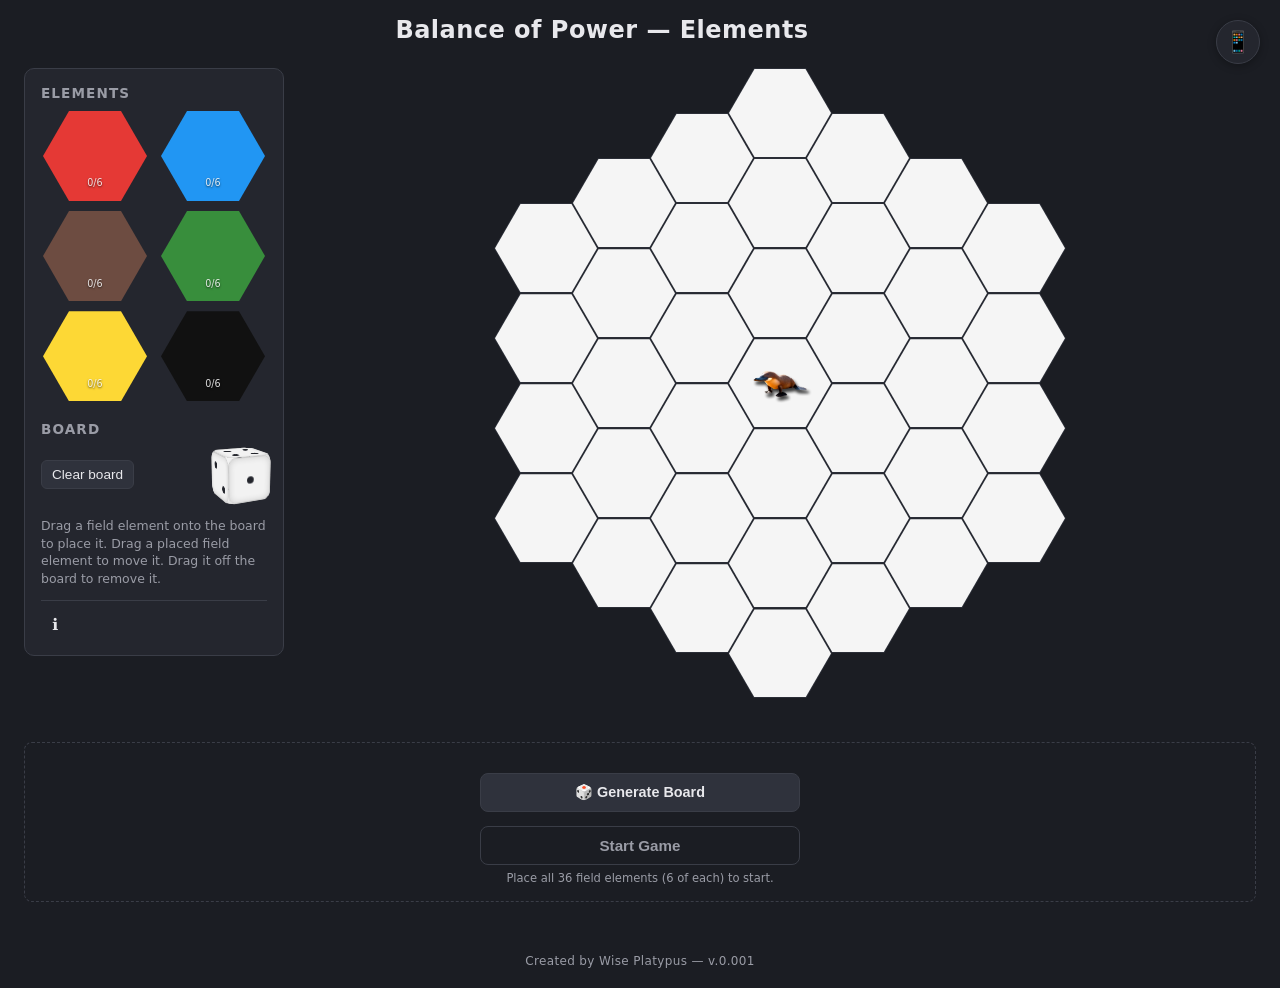
<file: index.html>
<!DOCTYPE html>
<html lang="en">
<head>
<meta charset="UTF-8">
<meta name="viewport" content="width=device-width, initial-scale=1.0">
<title>Balance of Power - Elements | Sandbox</title>
<link rel="stylesheet" href="css/style.css">
</head>
<body>
<header>
  <h1>Balance of Power — Elements</h1>
</header>

<button class="layout-toggle" id="layoutToggle" aria-label="Switch layout"></button>

<div class="app">
  <aside class="palette">
    <h2>Elements</h2>
    <div class="tokens" id="tokenPalette"></div>

    <h2>Board</h2>
    <div class="controls">
      <button id="clearBtn">Clear board</button>

      <div class="dice-container" id="diceContainer" title="Click to roll">
        <div class="dice-scene">
          <div class="dice" id="dice">
            <div class="dice-face face-1"><span class="pip"></span></div>
            <div class="dice-face face-2"><span class="pip"></span><span class="pip"></span></div>
            <div class="dice-face face-3"><span class="pip"></span><span class="pip"></span><span class="pip"></span></div>
            <div class="dice-face face-4"><span class="pip"></span><span class="pip"></span><span class="pip"></span><span class="pip"></span></div>
            <div class="dice-face face-5"><span class="pip"></span><span class="pip"></span><span class="pip"></span><span class="pip"></span><span class="pip"></span></div>
            <div class="dice-face face-6"><span class="pip"></span><span class="pip"></span><span class="pip"></span><span class="pip"></span><span class="pip"></span><span class="pip"></span></div>
          </div>
        </div>
      </div>
    </div>

    <p class="hint">Drag a field element onto the board to place it. Drag a placed field element to move it. Drag it off the board to remove it.</p>

    <details class="rules">
      <summary aria-label="Rules" title="Rules">ℹ️</summary>
      <ul>
        <li>Each element can be placed up to 6 times on the board.</li>
        <li>The center hex can't hold a field element.</li>
        <li>Ring 1 (the 6 hexes touching the center) can hold at most one of each element.</li>
        <li>No two neighboring hexes can hold the same element.</li>
        <li>Ring 1 must be completely filled before you can place further out.</li>
        <li>Beyond ring 1, a new field element must neighbor at least 2 existing field elements.</li>
      </ul>
    </details>
  </aside>

  <main class="board-wrap">
    <div class="board" id="board"></div>
  </main>
</div>

<div class="drag-tooltip" id="dragTooltip"></div>

<div class="modal-overlay" id="generateConfirmOverlay">
  <div class="modal-box">
    <p>Instead of simulating board setup - you are generating an automated board setup!</p>
    <div class="modal-actions">
      <button id="generateConfirmNo" class="modal-btn modal-btn-secondary">No</button>
      <button id="generateConfirmYes" class="modal-btn modal-btn-primary">Yes</button>
    </div>
  </div>
</div>

<div id="d2" class="banner-container">
  <div class="game-actions">
    <button id="generateBoardBtn" class="generate-board">🎲 Generate Board</button>
    <button id="startGameBtn" class="start-game" disabled>Start Game</button>
    <p class="start-game-hint" id="startGameHint">Place all 36 field elements (6 of each) to start.</p>
  </div>
</div>

<footer class="version">Created by Wise Platypus — v.0.001</footer>

<script src="js/layout.js"></script>
<script src="js/board.js"></script>
<script src="js/dice.js"></script>
</body>
</html>
</file>
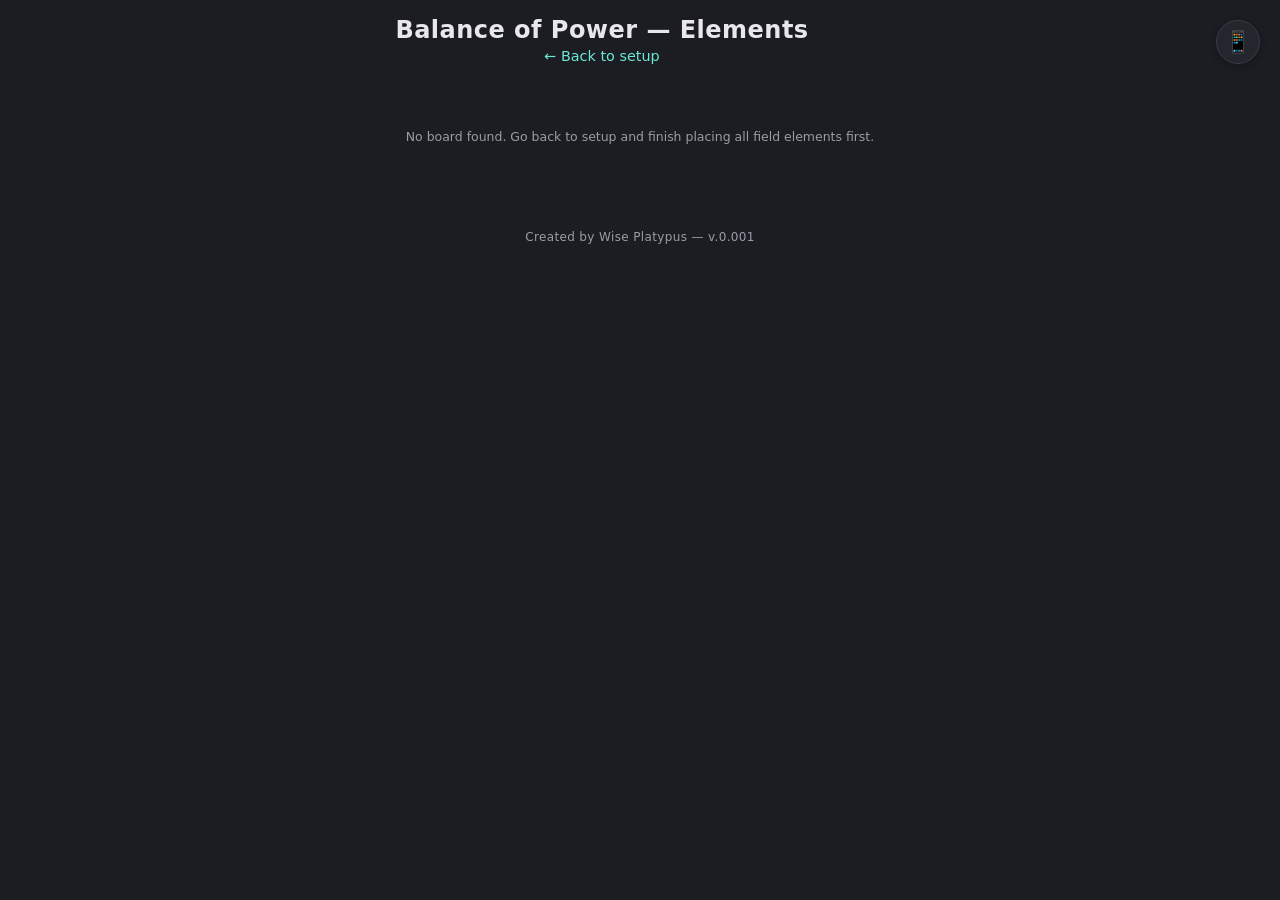
<file: game.html>
<!DOCTYPE html>
<html lang="en">
<head>
<meta charset="UTF-8">
<meta name="viewport" content="width=device-width, initial-scale=1.0">
<title>Balance of Power - Elements | Game Board</title>
<link rel="stylesheet" href="css/style.css">
</head>
<body class="game-page">
<header>
  <h1>Balance of Power — Elements</h1>
  <p class="subtitle"><a href="index.html" class="back-link">← Back to setup</a></p>
</header>

<button class="layout-toggle" id="layoutToggle" aria-label="Switch layout"></button>

<div class="app">
  <main class="board-wrap">
    <div class="board" id="board"></div>
  </main>
</div>

<footer class="version">Created by Wise Platypus — v.0.001</footer>

<script src="js/layout.js"></script>
<script src="js/game.js"></script>
</body>
</html>
</file>
<file: css/style.css>
:root {
  --bg: #1b1d23;
  --panel: #24262e;
  --border: #3a3d47;
  --text: #e8e8ec;
  --muted: #9a9ca6;
  --accent: #6ee7d4;

  --fire: #e53935;
  --ice: #2196f3;
  --earth: #6d4c41;
  --wood: #388e3c;
  --stone: #fdd835;
  --metal: #111111;
}

* { box-sizing: border-box; }

body {
  margin: 0;
  font-family: system-ui, -apple-system, "Segoe UI", sans-serif;
  background: var(--bg);
  color: var(--text);
}

header {
  padding: 16px 100px 8px 24px;
  text-align: center;
}

header h1 {
  margin: 0;
  font-size: 1.5rem;
  letter-spacing: 0.02em;
}

.subtitle {
  margin: 4px 0 0;
  color: var(--muted);
  font-size: 0.9rem;
}

.version {
  text-align: center;
  padding: 40px 0 20px;
  color: var(--muted);
  font-size: 0.75rem;
  letter-spacing: 0.03em;
}

.banner-container {
  display: flex;
  align-items: center;
  justify-content: center;
  min-height: 60px;
  margin: 12px 24px;
  padding: 16px;
  border: 1px dashed var(--border);
  border-radius: 8px;
  color: var(--muted);
  font-size: 0.75rem;
}

.banner-container:empty::before {
  content: attr(id);
  text-transform: uppercase;
  letter-spacing: 0.1em;
  opacity: 0.5;
}

.game-actions {
  width: 100%;
  max-width: 320px;
}

.app {
  display: flex;
  gap: 20px;
  padding: 16px 24px 32px;
  align-items: flex-start;
}

.palette {
  flex: 0 0 260px;
  background: var(--panel);
  border: 1px solid var(--border);
  border-radius: 10px;
  padding: 16px;
  position: sticky;
  top: 16px;
}

.palette h2 {
  font-size: 0.85rem;
  text-transform: uppercase;
  letter-spacing: 0.08em;
  color: var(--muted);
  margin: 0 0 10px;
}

.palette h2:not(:first-child) {
  margin-top: 20px;
}

.tokens {
  display: grid;
  grid-template-columns: 1fr 1fr;
  gap: 10px;
  justify-items: center;
}

.token {
  position: relative;
  display: flex;
  align-items: center;
  justify-content: center;
  width: 100%;
  max-width: 104px;
  aspect-ratio: 2 / 1.7320508;
  clip-path: polygon(25% 0%, 75% 0%, 100% 50%, 75% 100%, 25% 100%, 0% 50%);
  cursor: grab;
  font-size: 1.6rem;
  user-select: none;
  touch-action: none;
  -webkit-touch-callout: none;
}

.token:active { cursor: grabbing; }

.token-count {
  position: absolute;
  bottom: 14%;
  left: 0;
  right: 0;
  text-align: center;
  font-size: 0.6rem;
  font-family: system-ui, sans-serif;
  color: rgba(255, 255, 255, 0.85);
  text-shadow: 0 1px 2px rgba(0, 0, 0, 0.6);
}

.token.token-full {
  opacity: 0.35;
  cursor: not-allowed;
  filter: grayscale(60%);
}

.token.fire { background: var(--fire); }
.token.ice { background: var(--ice); }
.token.earth { background: var(--earth); }
.token.wood { background: var(--wood); }
.token.stone { background: var(--stone); color: #2b2b2b; }
.token.metal { background: var(--metal); }

.controls {
  display: flex;
  flex-wrap: wrap;
  gap: 3px;
  align-items: center;
}

.controls button {
  padding: 6px 10px;
  border-radius: 6px;
  border: 1px solid var(--border);
  background: #2f323c;
  color: var(--text);
  cursor: pointer;
  font-size: 0.85rem;
}

.controls button:hover { background: #3a3d47; }

.drag-tooltip {
  position: fixed;
  z-index: 1100;
  pointer-events: none;
  background: #3a1414;
  border: 1px solid #7a2e2e;
  color: #ffd7d7;
  font-size: 0.78rem;
  font-family: system-ui, -apple-system, "Segoe UI", sans-serif;
  padding: 5px 9px;
  border-radius: 6px;
  white-space: normal;
  max-width: min(260px, calc(100vw - 16px));
  text-align: center;
  box-shadow: 0 4px 10px rgba(0, 0, 0, 0.35);
  display: none;
}

.drag-tooltip-banner {
  top: 12px !important;
  left: 50% !important;
  transform: translateX(-50%);
  max-width: calc(100vw - 32px);
  font-size: 0.85rem;
  padding: 8px 14px;
}

.hint {
  margin-top: 16px;
  font-size: 0.78rem;
  color: var(--muted);
  line-height: 1.4;
}

.rules {
  margin-top: 12px;
  border-top: 1px solid var(--border);
  padding-top: 10px;
}

.rules summary {
  display: inline-flex;
  align-items: center;
  justify-content: center;
  width: 28px;
  height: 28px;
  border-radius: 50%;
  cursor: pointer;
  font-size: 1rem;
  list-style: none;
  transition: background 0.15s;
}

.rules summary::-webkit-details-marker {
  display: none;
}

.rules summary:hover,
.rules[open] summary {
  background: var(--panel);
}

.rules ul {
  margin: 10px 0 0;
  padding-left: 18px;
  font-size: 0.78rem;
  color: var(--muted);
  line-height: 1.5;
}

.rules li {
  margin-bottom: 6px;
}

.rules li:last-child {
  margin-bottom: 0;
}

.start-game {
  display: block;
  width: 100%;
  margin-top: 14px;
  padding: 10px;
  border-radius: 8px;
  border: 1px solid var(--accent);
  background: var(--accent);
  color: #0f1512;
  font-size: 0.95rem;
  font-weight: 700;
  cursor: pointer;
  transition: filter 0.15s, opacity 0.15s;
}

.start-game:hover:not(:disabled) {
  filter: brightness(1.08);
}

.start-game:disabled {
  background: transparent;
  border-color: var(--border);
  color: var(--muted);
  cursor: not-allowed;
  font-weight: 600;
}

.start-game-hint {
  margin: 6px 0 0;
  font-size: 0.72rem;
  color: var(--muted);
  text-align: center;
}

.start-game:not(:disabled) ~ .start-game-hint {
  display: none;
}

.board-wrap {
  flex: 1;
  overflow: auto;
  display: flex;
  justify-content: center;
}

.board {
  position: relative;
}

.hex {
  position: absolute;
  display: flex;
  align-items: center;
  justify-content: center;
  background: #2b2e37;
  clip-path: polygon(25% 0%, 75% 0%, 100% 50%, 75% 100%, 25% 100%, 0% 50%);
  transition: background 0.1s;
}

.hex::after {
  content: "";
  position: absolute;
  inset: 1px;
  clip-path: polygon(25% 0%, 75% 0%, 100% 50%, 75% 100%, 25% 100%, 0% 50%);
  background: #f5f5f5;
  z-index: 0;
}

.hex.drag-over::after {
  background: #33465e;
}

.hex.drag-invalid::after {
  background: #4a2323;
}

.hex.hex-center::after {
  background: #f5f5f5;
}

.hex.hex-center.drag-over::after {
  background: #d8ecff;
}

.hex .platypus-icon {
  position: relative;
  z-index: 1;
  width: 92%;
  height: auto;
  object-fit: contain;
  pointer-events: none;
}

.hex .token-in-hex {
  position: absolute;
  inset: 0;
  z-index: 1;
  clip-path: polygon(25% 0%, 75% 0%, 100% 50%, 75% 100%, 25% 100%, 0% 50%);
  display: flex;
  align-items: center;
  justify-content: center;
  font-size: 1.8rem;
  cursor: grab;
  user-select: none;
  touch-action: none;
  -webkit-touch-callout: none;
}

.hex .token-in-hex:active { cursor: grabbing; }

.hex .token-in-hex.fire { background: var(--fire); }
.hex .token-in-hex.ice { background: var(--ice); }
.hex .token-in-hex.earth { background: var(--earth); }
.hex .token-in-hex.wood { background: var(--wood); }
.hex .token-in-hex.stone { background: var(--stone); color: #2b2b2b; }
.hex .token-in-hex.metal { background: var(--metal); }

.dice-container {
  display: inline-flex;
  margin-left: auto;
  padding: 5px;
  cursor: pointer;
  touch-action: manipulation;
  -webkit-touch-callout: none;
}

.dice-scene {
  width: 44px;
  height: 44px;
  perspective: 300px;
  pointer-events: none;
}

.dice {
  position: relative;
  width: 100%;
  height: 100%;
  transform-style: preserve-3d;
  transition: transform 0.9s cubic-bezier(0.22, 1, 0.36, 1);
  transform: rotateX(-15deg) rotateY(25deg);
}

.dice-container:active .dice {
  filter: brightness(0.95);
}

.dice-face {
  position: absolute;
  width: 44px;
  height: 44px;
  background: #f2f2f2;
  border: 1px solid #c9c9c9;
  border-radius: 8px;
  box-shadow: inset 0 0 6px rgba(0, 0, 0, 0.15);
  display: grid;
  grid-template-columns: repeat(3, 1fr);
  grid-template-rows: repeat(3, 1fr);
  padding: 6px;
  box-sizing: border-box;
}

.pip {
  width: 7px;
  height: 7px;
  border-radius: 50%;
  background: #23252c;
  align-self: center;
  justify-self: center;
}

.face-1 { transform: translateZ(22px); }
.face-6 { transform: rotateY(180deg) translateZ(22px); }
.face-2 { transform: rotateY(-90deg) translateZ(22px); }
.face-5 { transform: rotateY(90deg) translateZ(22px); }
.face-3 { transform: rotateX(-90deg) translateZ(22px); }
.face-4 { transform: rotateX(90deg) translateZ(22px); }

.face-1 .pip { grid-area: 2 / 2; }

.face-2 .pip:nth-child(1) { grid-area: 1 / 1; }
.face-2 .pip:nth-child(2) { grid-area: 3 / 3; }

.face-3 .pip:nth-child(1) { grid-area: 1 / 1; }
.face-3 .pip:nth-child(2) { grid-area: 2 / 2; }
.face-3 .pip:nth-child(3) { grid-area: 3 / 3; }

.face-4 .pip:nth-child(1) { grid-area: 1 / 1; }
.face-4 .pip:nth-child(2) { grid-area: 1 / 3; }
.face-4 .pip:nth-child(3) { grid-area: 3 / 1; }
.face-4 .pip:nth-child(4) { grid-area: 3 / 3; }

.face-5 .pip:nth-child(1) { grid-area: 1 / 1; }
.face-5 .pip:nth-child(2) { grid-area: 1 / 3; }
.face-5 .pip:nth-child(3) { grid-area: 2 / 2; }
.face-5 .pip:nth-child(4) { grid-area: 3 / 1; }
.face-5 .pip:nth-child(5) { grid-area: 3 / 3; }

.face-6 .pip:nth-child(1) { grid-area: 1 / 1; }
.face-6 .pip:nth-child(2) { grid-area: 1 / 3; }
.face-6 .pip:nth-child(3) { grid-area: 2 / 1; }
.face-6 .pip:nth-child(4) { grid-area: 2 / 3; }
.face-6 .pip:nth-child(5) { grid-area: 3 / 1; }
.face-6 .pip:nth-child(6) { grid-area: 3 / 3; }

/* ---- Layout selector (top right) ---- */
.layout-toggle {
  position: fixed;
  top: 20px;
  right: 20px;
  z-index: 600;
  width: 44px;
  height: 44px;
  border-radius: 50%;
  background: var(--panel);
  border: 1px solid var(--border);
  color: var(--text);
  font-size: 1.3rem;
  display: flex;
  align-items: center;
  justify-content: center;
  cursor: pointer;
  touch-action: manipulation;
  box-shadow: 0 2px 8px rgba(0, 0, 0, 0.3);
}

.layout-toggle:active {
  filter: brightness(0.9);
}

/* ---- Mobile layout (forced via .layout-mobile, regardless of viewport) ---- */
body.layout-mobile header {
  padding: 8px 66px 6px;
}

body.layout-mobile header h1 {
  font-size: 0.95rem;
}

body.layout-mobile .subtitle {
  font-size: 0.8rem;
}

body.layout-mobile .app {
  flex-direction: column;
  align-items: center;
  padding: 12px 12px 24px;
  gap: 14px;
}

body.layout-mobile .palette {
  flex: none;
  width: 100%;
  max-width: 480px;
  position: static;
  padding: 12px;
}

body.layout-mobile .board-wrap {
  max-width: 480px;
}

body.layout-mobile .tokens {
  grid-template-columns: repeat(6, 1fr);
  gap: 6px;
}

body.layout-mobile .token {
  font-size: 1.1rem;
}

body.layout-mobile .token-count {
  font-size: 0.55rem;
}

body.layout-mobile .board-wrap {
  width: 100%;
  justify-content: flex-start;
  -webkit-overflow-scrolling: touch;
}

body.layout-mobile .dice-container {
  top: 6px;
  left: 6px;
  padding: 6px;
}

body.layout-mobile .dice-scene {
  width: 42px;
  height: 42px;
}

body.layout-mobile .dice-face {
  width: 42px;
  height: 42px;
  padding: 6px;
}

body.layout-mobile .pip {
  width: 7px;
  height: 7px;
}

body.layout-mobile .face-1 { transform: translateZ(21px); }
body.layout-mobile .face-6 { transform: rotateY(180deg) translateZ(21px); }
body.layout-mobile .face-2 { transform: rotateY(-90deg) translateZ(21px); }
body.layout-mobile .face-5 { transform: rotateY(90deg) translateZ(21px); }
body.layout-mobile .face-3 { transform: rotateX(-90deg) translateZ(21px); }
body.layout-mobile .face-4 { transform: rotateX(90deg) translateZ(21px); }

body.layout-mobile .layout-toggle {
  top: 12px;
  right: 12px;
  width: 38px;
  height: 38px;
  font-size: 1.1rem;
}

.back-link {
  color: var(--accent);
  text-decoration: none;
}

.back-link:hover {
  text-decoration: underline;
}

.game-page .hex .token-in-hex {
  cursor: default;
}

.generate-board {
  display: block;
  width: 100%;
  margin-top: 14px;
  padding: 10px;
  border-radius: 8px;
  border: 1px solid var(--border);
  background: #2f323c;
  color: var(--text);
  font-size: 0.9rem;
  font-weight: 600;
  cursor: pointer;
  transition: background 0.15s, border-color 0.15s;
}

.generate-board:hover {
  background: #3a3d47;
  border-color: var(--accent);
}

.modal-overlay {
  display: none;
  position: fixed;
  inset: 0;
  z-index: 2000;
  background: rgba(0, 0, 0, 0.6);
  align-items: center;
  justify-content: center;
  padding: 20px;
}

.modal-overlay.open {
  display: flex;
}

.modal-box {
  max-width: 380px;
  background: var(--panel);
  border: 1px solid var(--border);
  border-radius: 10px;
  padding: 20px;
  box-shadow: 0 10px 30px rgba(0, 0, 0, 0.4);
}

.modal-box p {
  margin: 0 0 18px;
  color: var(--text);
  font-size: 0.95rem;
  line-height: 1.5;
}

.modal-actions {
  display: flex;
  justify-content: flex-end;
  gap: 10px;
}

.modal-btn {
  padding: 8px 18px;
  border-radius: 6px;
  font-size: 0.88rem;
  font-weight: 600;
  cursor: pointer;
  border: 1px solid var(--border);
}

.modal-btn-secondary {
  background: transparent;
  color: var(--muted);
}

.modal-btn-secondary:hover {
  background: #2f323c;
  color: var(--text);
}

.modal-btn-primary {
  background: var(--accent);
  border-color: var(--accent);
  color: #0f1512;
}

.modal-btn-primary:hover {
  filter: brightness(1.08);
}
</file>
